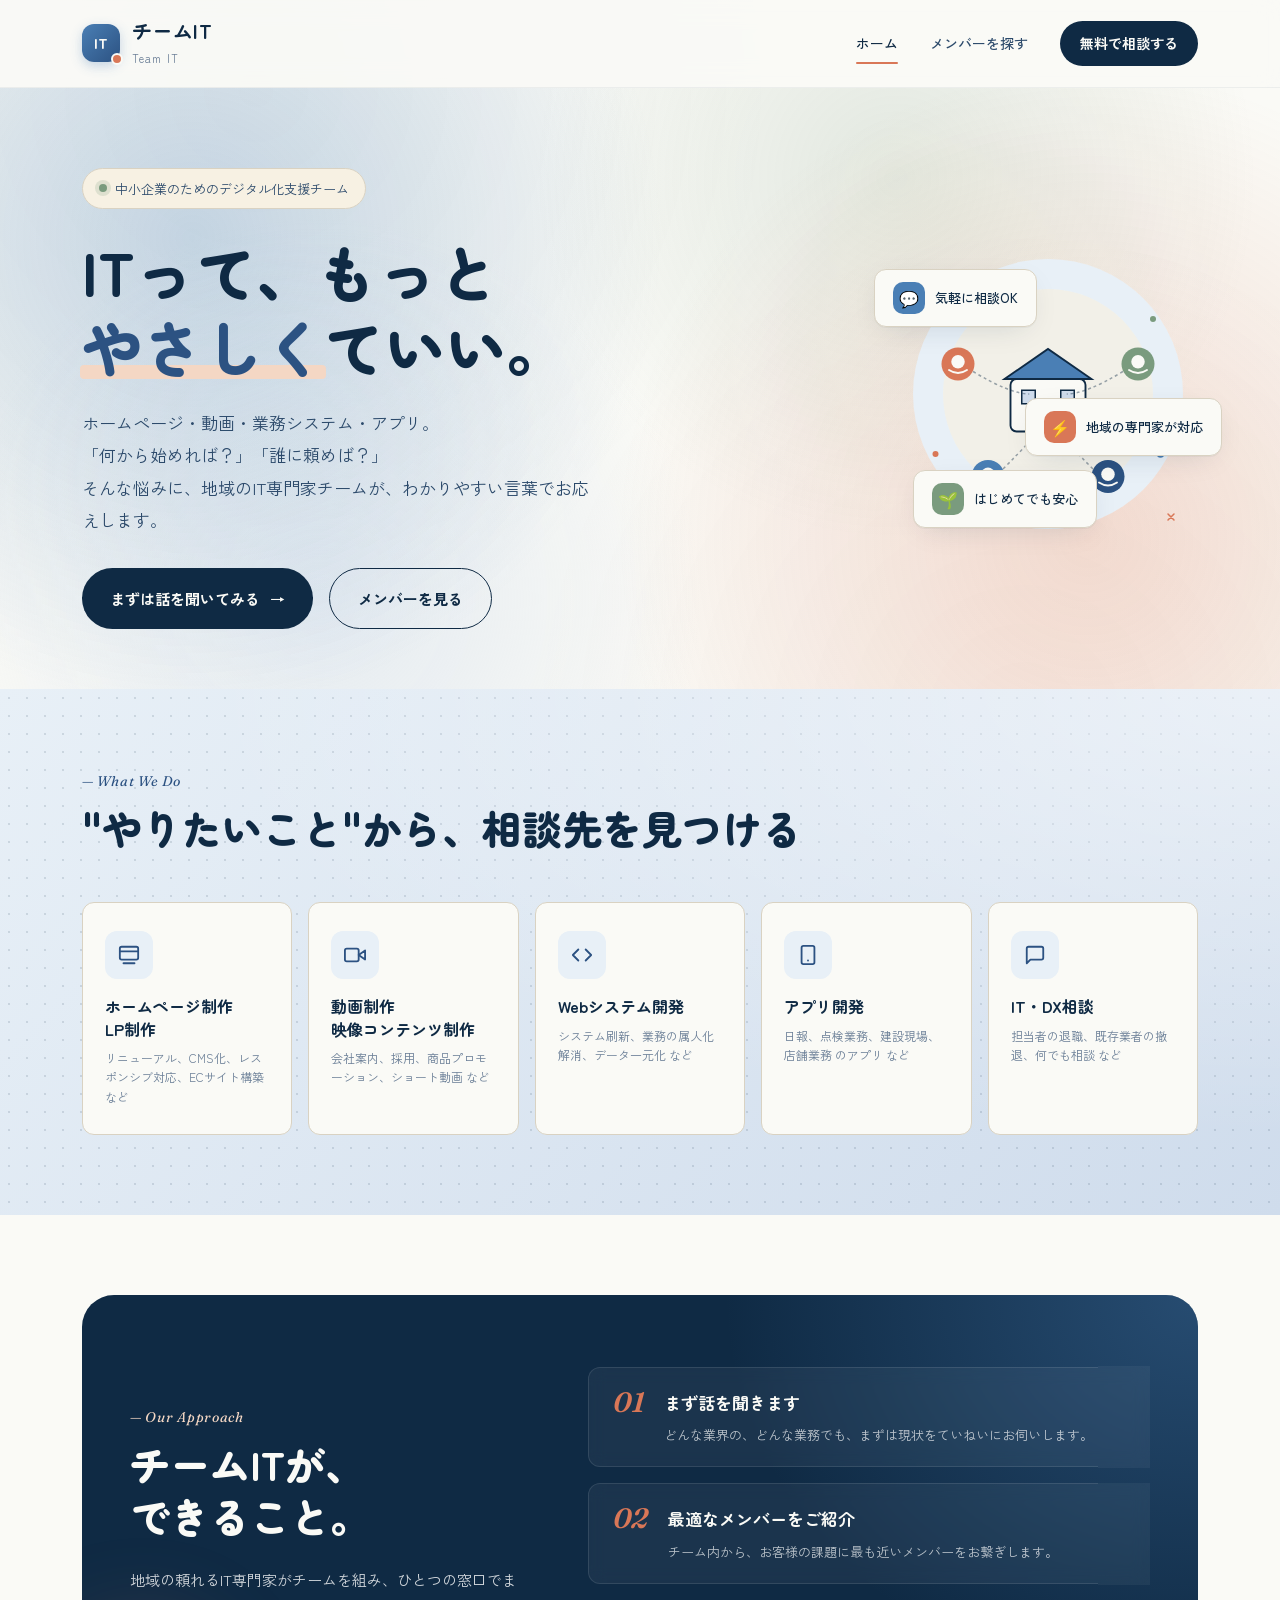
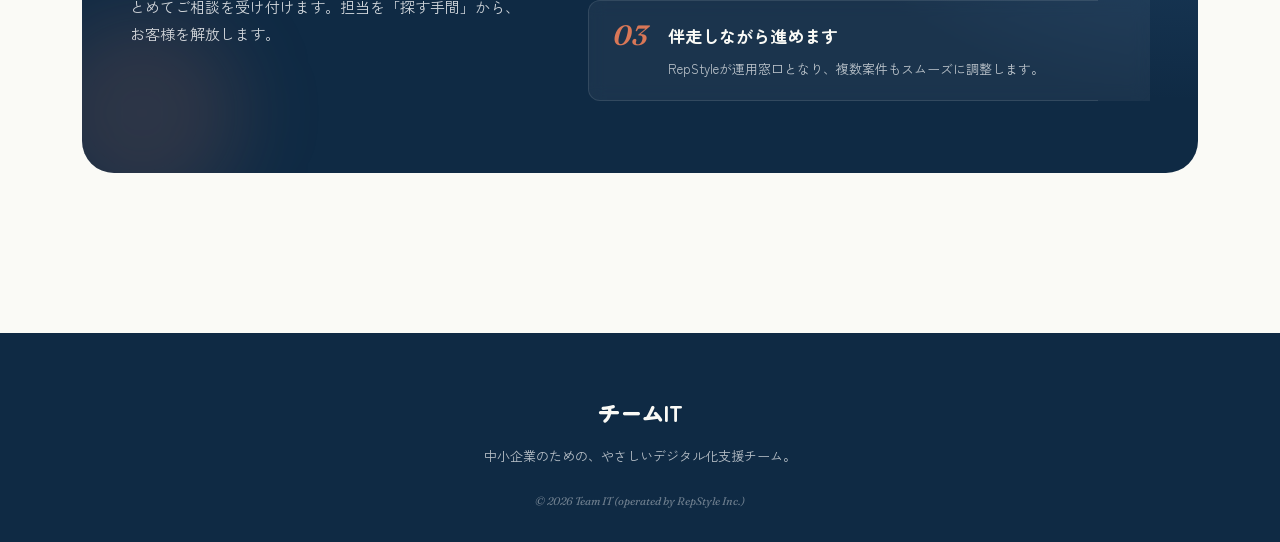
<file: index.html>
<!DOCTYPE html>
<html lang="ja">
<head>
<meta charset="UTF-8" />
<meta name="viewport" content="width=device-width, initial-scale=1.0" />
<title>チームIT｜中小企業のための、やさしいデジタル化支援</title>
<meta name="description" content="ホームページ制作、動画、業務システム、アプリ。地域のIT専門家チームが、わかりやすい言葉でお応えします。" />
<link rel="preconnect" href="https://fonts.googleapis.com">
<link rel="preconnect" href="https://fonts.gstatic.com" crossorigin>
<link href="https://fonts.googleapis.com/css2?family=Zen+Maru+Gothic:wght@400;500;700;900&family=Zen+Kaku+Gothic+New:wght@400;500;700;900&family=Fraunces:ital,wght@0,400;0,600;1,400&display=swap" rel="stylesheet">
<link rel="stylesheet" href="css/style.css">
</head>
<body>

<header class="site-header">
  <div class="container nav">
    <a href="index.html" class="logo">
      <span class="logo-mark">IT</span>
      <span>
        <span class="logo-text">チームIT</span>
        <span class="logo-jp">Team IT</span>
      </span>
    </a>
    <nav class="nav-links">
      <a href="index.html" class="active">ホーム</a>
      <a href="list.html">メンバーを探す</a>
      <a href="contact.html" class="nav-cta">無料で相談する</a>
    </nav>
  </div>
</header>

<main>
  <!-- HERO -->
  <section class="hero">
    <div class="container hero-grid">
      <div>
        <div class="hero-eyebrow">
          <span class="dot"></span>
          中小企業のためのデジタル化支援チーム
        </div>
        <h1 class="hero-title">
          ITって、もっと<br>
          <em>やさしく</em>ていい。
        </h1>
        <p class="hero-lead">
          ホームページ・動画・業務システム・アプリ。<br>
          「何から始めれば？」「誰に頼めば？」<br>
          そんな悩みに、地域のIT専門家チームが、わかりやすい言葉でお応えします。
        </p>
        <div class="hero-ctas">
          <a href="contact.html" class="btn btn-primary">
            まずは話を聞いてみる
            <span class="arrow">→</span>
          </a>
          <a href="list.html" class="btn btn-secondary">
            メンバーを見る
          </a>
        </div>
      </div>

      <!-- SVGイラスト + フローティングカード -->
      <div class="hero-illust">
        <svg viewBox="0 0 400 400" xmlns="http://www.w3.org/2000/svg" aria-hidden="true">
          <!-- 背景の同心円 -->
          <circle cx="200" cy="200" r="180" fill="#e8f0f7"/>
          <circle cx="200" cy="200" r="140" fill="#f7f1e3" opacity="0.7"/>

          <!-- 中央の家(相談窓口の象徴) -->
          <g transform="translate(200,210)">
            <rect x="-50" y="-30" width="100" height="70" rx="8" fill="#fafaf6" stroke="#0f2a44" stroke-width="2.5"/>
            <polygon points="-58,-30 0,-70 58,-30" fill="#4a7fb5" stroke="#0f2a44" stroke-width="2.5"/>
            <rect x="-12" y="0" width="24" height="40" fill="#d97757"/>
            <rect x="-35" y="-15" width="18" height="18" fill="#cfdcec" stroke="#0f2a44" stroke-width="2"/>
            <rect x="17" y="-15" width="18" height="18" fill="#cfdcec" stroke="#0f2a44" stroke-width="2"/>
          </g>

          <!-- 4人のキャラクター(チームメンバーの象徴) -->
          <g class="person p1" transform="translate(80,160)">
            <g class="person-inner">
              <circle cx="0" cy="0" r="22" fill="#d97757"/>
              <circle cx="0" cy="-3" r="9" fill="#fafaf6"/>
              <path d="M-12,8 Q0,16 12,8" fill="none" stroke="#fafaf6" stroke-width="2.5" stroke-linecap="round"/>
            </g>
          </g>
          <g class="person p2" transform="translate(320,160)">
            <g class="person-inner">
              <circle cx="0" cy="0" r="22" fill="#7a9b7e"/>
              <circle cx="0" cy="-3" r="9" fill="#fafaf6"/>
              <path d="M-12,8 Q0,16 12,8" fill="none" stroke="#fafaf6" stroke-width="2.5" stroke-linecap="round"/>
            </g>
          </g>
          <g class="person p3" transform="translate(120,310)">
            <g class="person-inner">
              <circle cx="0" cy="0" r="22" fill="#4a7fb5"/>
              <circle cx="0" cy="-3" r="9" fill="#fafaf6"/>
              <path d="M-12,8 Q0,16 12,8" fill="none" stroke="#fafaf6" stroke-width="2.5" stroke-linecap="round"/>
            </g>
          </g>
          <g class="person p4" transform="translate(280,310)">
            <g class="person-inner">
              <circle cx="0" cy="0" r="22" fill="#2c5282"/>
              <circle cx="0" cy="-3" r="9" fill="#fafaf6"/>
              <path d="M-12,8 Q0,16 12,8" fill="none" stroke="#fafaf6" stroke-width="2.5" stroke-linecap="round"/>
            </g>
          </g>

          <!-- つなぐ点線(動く) -->
          <g stroke="#0f2a44" stroke-width="2" fill="none" opacity="0.4">
            <path class="connector" d="M100,170 Q150,200 175,200"/>
            <path class="connector" d="M300,170 Q250,200 225,200"/>
            <path class="connector" d="M140,300 Q180,260 195,240"/>
            <path class="connector" d="M260,300 Q220,260 205,240"/>
          </g>

          <!-- 装飾の小さな点・キラキラ -->
          <circle cx="60" cy="80" r="6" fill="#d97757"/>
          <circle cx="340" cy="100" r="4" fill="#7a9b7e"/>
          <circle cx="350" cy="280" r="5" fill="#4a7fb5"/>
          <circle cx="50" cy="280" r="4" fill="#d97757"/>
          <path d="M40,40 L48,48 M48,40 L40,48" stroke="#4a7fb5" stroke-width="2" stroke-linecap="round"/>
          <path d="M360,360 L368,368 M368,360 L360,368" stroke="#d97757" stroke-width="2" stroke-linecap="round"/>
        </svg>

        <!-- フローティングカード -->
        <div class="float-card fc1">
          <span class="ic">💬</span>
          <span>気軽に相談OK</span>
        </div>
        <div class="float-card fc2">
          <span class="ic">⚡</span>
          <span>地域の専門家が対応</span>
        </div>
        <div class="float-card fc3">
          <span class="ic">🌱</span>
          <span>はじめてでも安心</span>
        </div>
      </div>
    </div>
  </section>

  <!-- カテゴリー -->
  <section class="block category-block">
    <div class="container">
      <div class="section-head">
        <span class="section-label">— What We Do</span>
        <h2>"やりたいこと"から、相談先を見つける</h2>
      </div>

      <div class="categories">
        <a href="list.html?category=ホームページ制作／LP制作" class="cat-card">
          <div class="cat-icon">
            <svg width="22" height="22" viewBox="0 0 24 24" fill="none" stroke="currentColor" stroke-width="2" stroke-linecap="round" stroke-linejoin="round" aria-hidden="true"><rect x="2" y="3" width="20" height="14" rx="2"/><line x1="2" y1="8" x2="22" y2="8"/><line x1="6" y1="21" x2="18" y2="21"/></svg>
          </div>
          <h3>ホームページ制作<br>LP制作</h3>
          <p>リニューアル、CMS化、レスポンシブ対応、ECサイト構築 など</p>
        </a>
        <a href="list.html?category=動画制作／映像コンテンツ制作" class="cat-card">
          <div class="cat-icon">
            <svg width="22" height="22" viewBox="0 0 24 24" fill="none" stroke="currentColor" stroke-width="2" stroke-linecap="round" stroke-linejoin="round" aria-hidden="true"><polygon points="23 7 16 12 23 17 23 7"/><rect x="1" y="5" width="15" height="14" rx="2"/></svg>
          </div>
          <h3>動画制作<br>映像コンテンツ制作</h3>
          <p>会社案内、採用、商品プロモーション、ショート動画 など</p>
        </a>
        <a href="list.html?category=Webシステム開発" class="cat-card">
          <div class="cat-icon">
            <svg width="22" height="22" viewBox="0 0 24 24" fill="none" stroke="currentColor" stroke-width="2" stroke-linecap="round" stroke-linejoin="round" aria-hidden="true"><polyline points="16 18 22 12 16 6"/><polyline points="8 6 2 12 8 18"/></svg>
          </div>
          <h3>Webシステム開発</h3>
          <p>システム刷新、業務の属人化解消、データ一元化 など</p>
        </a>
        <a href="list.html?category=アプリ開発" class="cat-card">
          <div class="cat-icon">
            <svg width="22" height="22" viewBox="0 0 24 24" fill="none" stroke="currentColor" stroke-width="2" stroke-linecap="round" stroke-linejoin="round" aria-hidden="true"><rect x="5" y="2" width="14" height="20" rx="2"/><line x1="12" y1="18" x2="12.01" y2="18"/></svg>
          </div>
          <h3>アプリ開発</h3>
          <p>日報、点検業務、建設現場、店舗業務 のアプリ など</p>
        </a>
        <a href="list.html?category=IT・DX相談" class="cat-card">
          <div class="cat-icon">
            <svg width="22" height="22" viewBox="0 0 24 24" fill="none" stroke="currentColor" stroke-width="2" stroke-linecap="round" stroke-linejoin="round" aria-hidden="true"><path d="M21 15a2 2 0 0 1-2 2H7l-4 4V5a2 2 0 0 1 2-2h14a2 2 0 0 1 2 2z"/></svg>
          </div>
          <h3>IT・DX相談</h3>
          <p>担当者の退職、既存業者の撤退、何でも相談 など</p>
        </a>
      </div>
    </div>
  </section>

  <!-- 解決策(チームITができること) -->
  <section class="block solution-block">
    <div class="container">
      <div class="solution">
        <div class="solution-grid">
          <div class="section-head">
            <span class="section-label">— Our Approach</span>
            <h2>チームITが、<br>できること。</h2>
            <p style="margin-top:24px;">地域の頼れるIT専門家がチームを組み、ひとつの窓口でまとめてご相談を受け付けます。担当を「探す手間」から、お客様を解放します。</p>
          </div>
          <div class="steps">
            <div class="step">
              <span class="step-num">01</span>
              <div>
                <h4>まず話を聞きます</h4>
                <p>どんな業界の、どんな業務でも、まずは現状をていねいにお伺いします。</p>
              </div>
            </div>
            <div class="step">
              <span class="step-num">02</span>
              <div>
                <h4>最適なメンバーをご紹介</h4>
                <p>チーム内から、お客様の課題に最も近いメンバーをお繋ぎします。</p>
              </div>
            </div>
            <div class="step">
              <span class="step-num">03</span>
              <div>
                <h4>伴走しながら進めます</h4>
                <p>RepStyleが運用窓口となり、複数案件もスムーズに調整します。</p>
              </div>
            </div>
          </div>
        </div>
      </div>
    </div>
  </section>
</main>

<footer class="site-footer">
  <div class="container">
    <p class="footer-logo">チームIT</p>
    <p class="footer-text">中小企業のための、やさしいデジタル化支援チーム。</p>
    <p class="footer-copy">© 2026 Team IT (operated by RepStyle Inc.)</p>
  </div>
</footer>

</body>
</html>
</file>
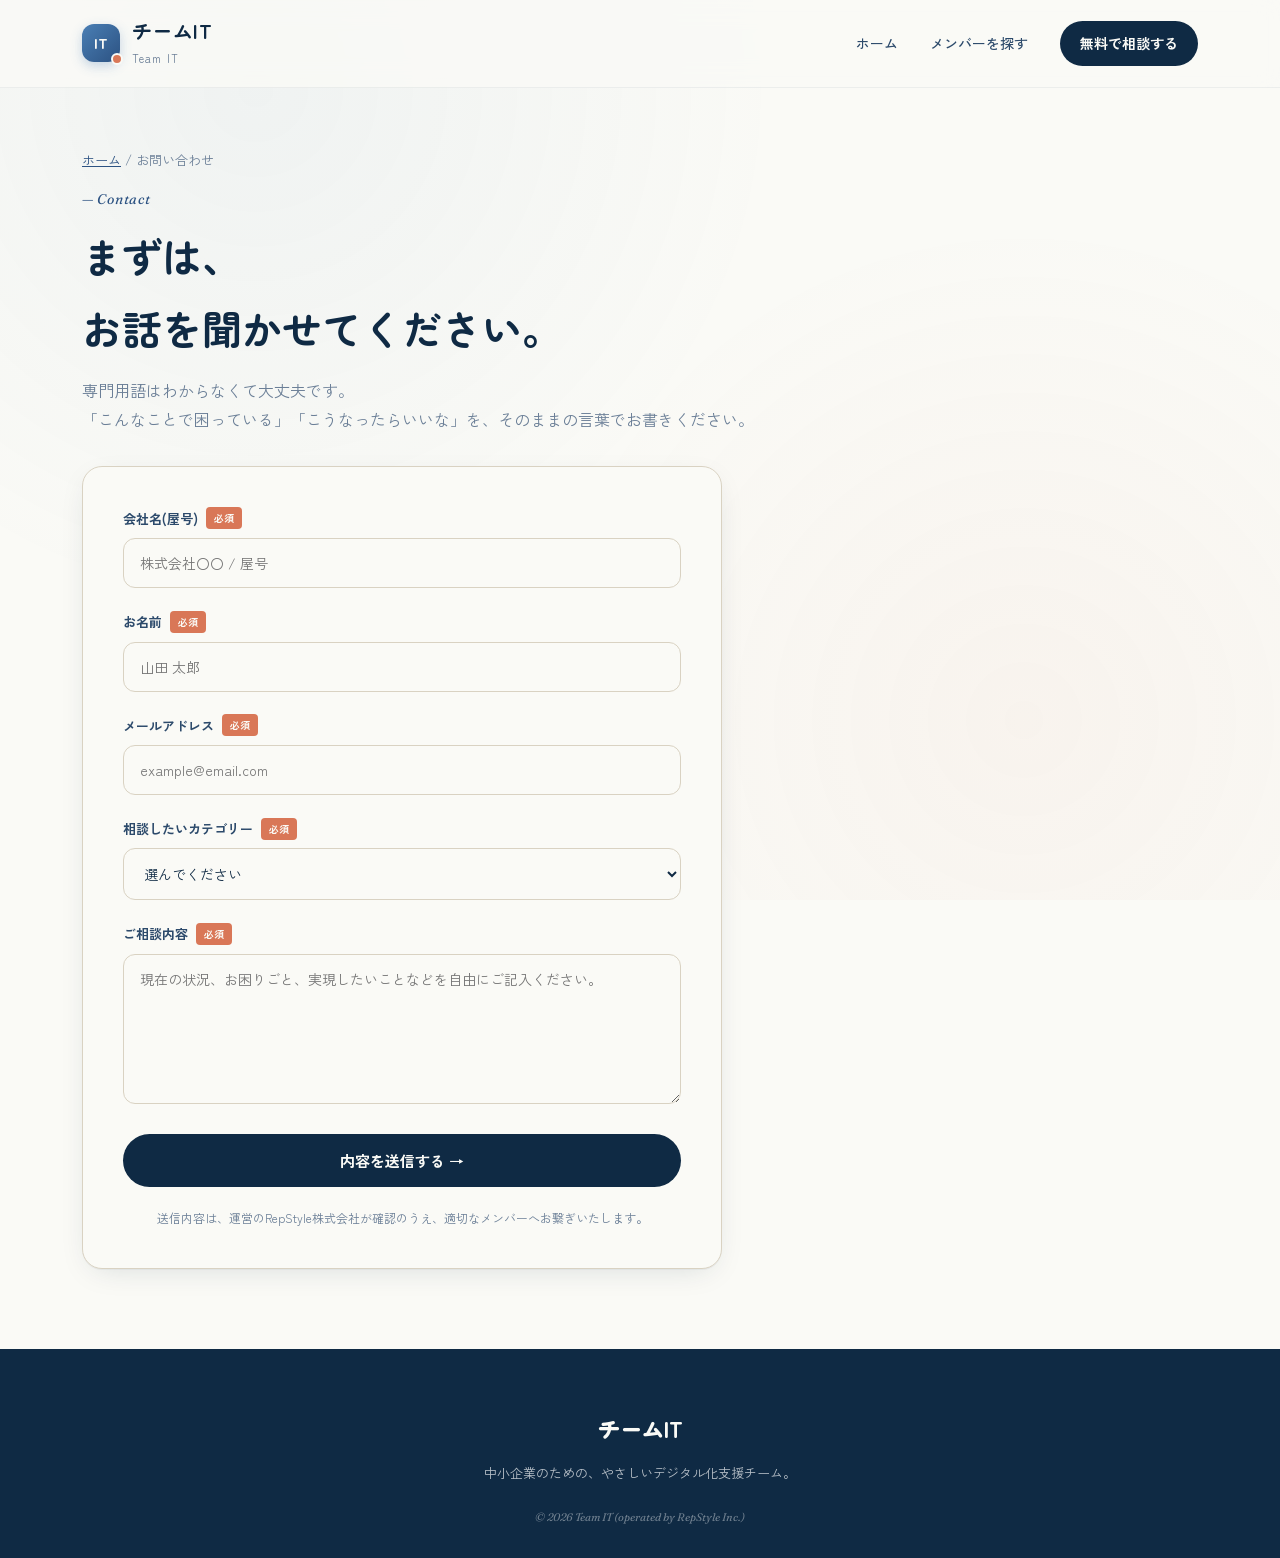
<file: contact.html>
<!DOCTYPE html>
<html lang="ja">
<head>
<meta charset="UTF-8" />
<meta name="viewport" content="width=device-width, initial-scale=1.0" />
<title>お問い合わせ｜チームIT</title>
<link rel="preconnect" href="https://fonts.googleapis.com">
<link rel="preconnect" href="https://fonts.gstatic.com" crossorigin>
<link href="https://fonts.googleapis.com/css2?family=Zen+Maru+Gothic:wght@400;500;700;900&family=Zen+Kaku+Gothic+New:wght@400;500;700;900&family=Fraunces:ital,wght@0,400;0,600;1,400&display=swap" rel="stylesheet">
<link rel="stylesheet" href="css/style.css">
</head>
<body>

<header class="site-header">
  <div class="container nav">
    <a href="index.html" class="logo">
      <span class="logo-mark">IT</span>
      <span>
        <span class="logo-text">チームIT</span>
        <span class="logo-jp">Team IT</span>
      </span>
    </a>
    <nav class="nav-links">
      <a href="index.html">ホーム</a>
      <a href="list.html">メンバーを探す</a>
      <a href="contact.html" class="nav-cta active">無料で相談する</a>
    </nav>
  </div>
</header>

<main>
  <div class="container">
    <div class="page-header">
      <p class="breadcrumb"><a href="index.html">ホーム</a> / お問い合わせ</p>
      <p class="section-label">— Contact</p>
      <h1>まずは、<br>お話を聞かせてください。</h1>
      <p class="page-desc">
        専門用語はわからなくて大丈夫です。<br>
        「こんなことで困っている」「こうなったらいいな」を、そのままの言葉でお書きください。
      </p>
    </div>

    <!-- 簡易フォーム -->
    <form class="contact-form" id="contact-form">
      <div class="form-row">
        <label>会社名(屋号) <span class="required">必須</span></label>
        <input type="text" name="company" required placeholder="株式会社〇〇 / 屋号" />
      </div>
      <div class="form-row">
        <label>お名前 <span class="required">必須</span></label>
        <input type="text" name="name" required placeholder="山田 太郎" />
      </div>
      <div class="form-row">
        <label>メールアドレス <span class="required">必須</span></label>
        <input type="email" name="email" required placeholder="example@email.com" />
      </div>
      <div class="form-row">
        <label>相談したいカテゴリー <span class="required">必須</span></label>
        <select name="category" required>
          <option value="">選んでください</option>
          <option>ホームページ制作／LP制作</option>
          <option>動画制作／映像コンテンツ制作</option>
          <option>Webシステム開発</option>
          <option>アプリ開発</option>
          <option>IT・DX相談</option>
          <option>その他</option>
        </select>
      </div>
      <div class="form-row">
        <label>ご相談内容 <span class="required">必須</span></label>
        <textarea name="message" rows="6" required placeholder="現在の状況、お困りごと、実現したいことなどを自由にご記入ください。"></textarea>
      </div>
      <button type="submit" class="btn btn-primary btn-block">内容を送信する  →</button>
      <p class="form-note">送信内容は、運営のRepStyle株式会社が確認のうえ、適切なメンバーへお繋ぎいたします。</p>
    </form>

    <!-- 送信完了メッセージ(デフォルトは非表示) -->
    <div class="thank-you" id="thank-you" style="display:none;">
      <p class="section-label">— Thank you</p>
      <h2>送信ありがとうございました</h2>
      <p>3営業日以内にご返信いたします。</p>
      <a href="index.html" class="btn btn-secondary">ホームに戻る</a>
    </div>
  </div>
</main>

<footer class="site-footer">
  <div class="container">
    <p class="footer-logo">チームIT</p>
    <p class="footer-text">中小企業のための、やさしいデジタル化支援チーム。</p>
    <p class="footer-copy">© 2026 Team IT (operated by RepStyle Inc.)</p>
  </div>
</footer>

<script>
// 簡易フォーム送信(デモ用)
// 本番では、第8章で説明したGoogleフォーム埋め込みか、
// Apps Script のWeb APIに送信する実装に差し替えます
document.getElementById('contact-form').addEventListener('submit', (e) => {
  e.preventDefault();
  document.getElementById('contact-form').style.display = 'none';
  document.getElementById('thank-you').style.display = 'block';
  window.scrollTo({ top: 0, behavior: 'smooth' });
});
</script>

</body>
</html>
</file>
<file: css/style.css>
/* =========================================
   チームIT  /  Web Site
   Style Sheet (Blue-tone, Trustworthy & Warm)
   ========================================= */

/* Design Tokens */
:root {
  /* Ink (text) */
  --ink: #0f2a44;            /* メイン濃紺 */
  --ink-soft: #2c4a6b;
  --ink-mute: #6b7f97;

  /* Paper (background) */
  --paper: #fafaf6;          /* 紙のような優しい白 */
  --paper-2: #f3f0e8;
  --cream: #f7f1e3;

  /* Blue palette */
  --blue: #4a7fb5;           /* メインのブルー */
  --blue-deep: #2c5282;      /* 深いブルー */
  --blue-soft: #cfdcec;      /* 薄いブルー */
  --blue-tint: #e8f0f7;      /* 最も薄いブルー(背景) */

  /* Accent */
  --accent: #d97757;         /* 温かみのあるテラコッタ */
  --accent-soft: #f4d7c4;
  --leaf: #7a9b7e;           /* 落ち着いた緑 */

  --rule: #d9d2c2;
  --shadow: 0 1px 0 rgba(15,42,68,.04), 0 8px 32px -12px rgba(15,42,68,.18);

  --r-sm: 4px;
  --r-md: 12px;
  --r-lg: 20px;
  --r-xl: 32px;

  --f-display: 'Zen Maru Gothic', 'Hiragino Maru Gothic ProN', sans-serif;
  --f-body: 'Zen Kaku Gothic New', 'Hiragino Sans', sans-serif;
  --f-serif: 'Fraunces', 'Times New Roman', serif;
}

* { box-sizing: border-box; }
html, body { margin: 0; padding: 0; }

body {
  font-family: var(--f-body);
  color: var(--ink);
  background: var(--paper);
  line-height: 1.8;
  -webkit-font-smoothing: antialiased;
  overflow-x: hidden;
}

/* 背景のやさしいテクスチャ */
body::before {
  content: "";
  position: fixed;
  inset: 0;
  background-image:
    radial-gradient(circle at 20% 10%, rgba(74,127,181,.06), transparent 40%),
    radial-gradient(circle at 80% 80%, rgba(217,119,87,.05), transparent 40%);
  pointer-events: none;
  z-index: 0;
}

a { color: inherit; text-decoration: none; }
img { max-width: 100%; display: block; height: auto; }
button { font-family: inherit; cursor: pointer; }

.container {
  max-width: 1180px;
  margin: 0 auto;
  padding: 0 32px;
  position: relative;
  z-index: 1;
}
@media (max-width: 720px) {
  .container { padding: 0 20px; }
}

/* ====================
   Header / Nav
==================== */
.site-header {
  position: sticky;
  top: 0;
  z-index: 50;
  backdrop-filter: blur(12px);
  background: rgba(250,250,246,.85);
  border-bottom: 1px solid rgba(15,42,68,.06);
}

.nav {
  display: flex;
  align-items: center;
  justify-content: space-between;
  padding: 18px 32px;
}

.logo {
  display: flex;
  align-items: center;
  gap: 12px;
  font-family: var(--f-display);
  font-weight: 700;
}

.logo-mark {
  width: 38px;
  height: 38px;
  border-radius: 12px;
  background: linear-gradient(135deg, var(--blue) 0%, var(--blue-deep) 100%);
  display: grid;
  place-items: center;
  color: var(--paper);
  font-weight: 900;
  font-size: 14px;
  box-shadow: 0 4px 12px rgba(74,127,181,.3);
  position: relative;
  flex-shrink: 0;
}

.logo-mark::after {
  content: "";
  position: absolute;
  width: 8px;
  height: 8px;
  border-radius: 50%;
  background: var(--accent);
  bottom: -3px;
  right: -3px;
  border: 2px solid var(--paper);
}

.logo-text {
  font-size: 20px;
  letter-spacing: .02em;
  line-height: 1.2;
}

.logo-jp {
  display: block;
  font-size: 11px;
  color: var(--ink-mute);
  font-weight: 400;
  letter-spacing: .1em;
  margin-top: 2px;
}

.nav-links {
  display: flex;
  gap: 32px;
  align-items: center;
  font-size: 14px;
  font-weight: 500;
}

.nav-links a {
  color: var(--ink-soft);
  transition: color 0.2s;
  padding: 6px 0;
  position: relative;
}

.nav-links a:hover {
  color: var(--blue-deep);
}

.nav-links a.active {
  color: var(--ink);
}

.nav-links a.active:not(.nav-cta)::after {
  content: "";
  position: absolute;
  left: 0;
  right: 0;
  bottom: -2px;
  height: 2px;
  background: var(--accent);
  border-radius: 2px;
}

.nav-links a.nav-cta {
  background: var(--ink);
  color: var(--paper);
  padding: 10px 20px;
  border-radius: 999px;
  font-weight: 700;
}

.nav-links a.nav-cta:hover {
  background: var(--blue-deep);
}

@media (max-width: 720px) {
  .nav { padding: 14px 20px; }
  .nav-links { gap: 16px; font-size: 12px; }
  .nav-links a:not(.nav-cta) { display: none; }
}

/* ====================
   Hero (Top)
==================== */
.hero {
  padding: 80px 0 60px;
  position: relative;
  overflow: hidden;
}

/* FV専用: 動く光のグラデーションを強調 */
.hero::before {
  content: "";
  position: absolute;
  inset: 0;
  background-image:
    radial-gradient(circle at var(--hx1, 15%) var(--hy1, 25%), rgba(74,127,181,.28), transparent 40%),
    radial-gradient(circle at var(--hx2, 85%) var(--hy2, 75%), rgba(217,119,87,.22), transparent 40%),
    radial-gradient(circle at var(--hx3, 70%) var(--hy3, 15%), rgba(122,155,126,.18), transparent 35%),
    radial-gradient(circle at var(--hx4, 25%) var(--hy4, 85%), rgba(207,220,236,.5), transparent 35%);
  pointer-events: none;
  z-index: 0;
  animation: heroBlobMove 18s ease-in-out infinite;
}

@keyframes heroBlobMove {
  0%, 100% {
    --hx1: 15%;  --hy1: 25%;
    --hx2: 85%;  --hy2: 75%;
    --hx3: 70%;  --hy3: 15%;
    --hx4: 25%;  --hy4: 85%;
  }
  33% {
    --hx1: 35%;  --hy1: 55%;
    --hx2: 65%;  --hy2: 45%;
    --hx3: 45%;  --hy3: 35%;
    --hx4: 55%;  --hy4: 65%;
  }
  66% {
    --hx1: 55%;  --hy1: 45%;
    --hx2: 45%;  --hy2: 55%;
    --hx3: 25%;  --hy3: 55%;
    --hx4: 75%;  --hy4: 35%;
  }
}

@property --hx1 { syntax: '<percentage>'; initial-value: 15%; inherits: false; }
@property --hy1 { syntax: '<percentage>'; initial-value: 25%; inherits: false; }
@property --hx2 { syntax: '<percentage>'; initial-value: 85%; inherits: false; }
@property --hy2 { syntax: '<percentage>'; initial-value: 75%; inherits: false; }
@property --hx3 { syntax: '<percentage>'; initial-value: 70%; inherits: false; }
@property --hy3 { syntax: '<percentage>'; initial-value: 15%; inherits: false; }
@property --hx4 { syntax: '<percentage>'; initial-value: 25%; inherits: false; }
@property --hy4 { syntax: '<percentage>'; initial-value: 85%; inherits: false; }

.hero .container {
  position: relative;
  z-index: 1;
}

.hero-grid {
  display: grid;
  grid-template-columns: 1.2fr 1fr;
  gap: 60px;
  align-items: center;
}

.hero-eyebrow {
  display: inline-flex;
  align-items: center;
  gap: 8px;
  background: var(--cream);
  padding: 8px 16px;
  border-radius: 999px;
  font-size: 13px;
  color: var(--ink-soft);
  border: 1px solid var(--rule);
  margin-bottom: 24px;
}

.hero-eyebrow .dot {
  width: 8px;
  height: 8px;
  border-radius: 50%;
  background: var(--leaf);
  box-shadow: 0 0 0 4px rgba(122,155,126,.2);
  animation: pulse 2s ease-in-out infinite;
}

@keyframes pulse {
  0%, 100% { box-shadow: 0 0 0 4px rgba(122,155,126,.2); }
  50% { box-shadow: 0 0 0 8px rgba(122,155,126,.0); }
}

.hero-title {
  font-family: var(--f-display);
  font-weight: 900;
  font-size: clamp(34px, 5.2vw, 60px);
  line-height: 1.25;
  letter-spacing: 0.01em;
  margin: 0 0 24px;
}

.hero-title em {
  position: relative;
  display: inline-block;
  font-style: normal;
  color: var(--blue-deep);
}

.hero-title em::after {
  content: "";
  position: absolute;
  left: -2px;
  right: -2px;
  bottom: 4px;
  height: 14px;
  background: var(--accent-soft);
  z-index: -1;
  border-radius: 4px;
}

.hero-lead {
  font-size: 17px;
  color: var(--ink-soft);
  line-height: 1.9;
  margin: 0 0 32px;
  max-width: 520px;
}

.hero-ctas {
  display: flex;
  gap: 16px;
  flex-wrap: wrap;
}

/* === Hero Illustration === */
.hero-illust {
  position: relative;
  aspect-ratio: 1/1;
  max-width: 460px;
  margin-left: auto;
  animation: fadeInUp 1s ease;
}

.hero-illust svg {
  width: 100%;
  height: auto;
}

@keyframes fadeInUp {
  from {
    opacity: 0;
    transform: translateY(30px);
  }
  to {
    opacity: 1;
    transform: translateY(0);
  }
}

/* イラスト内の人物がほんのり呼吸 */
/* 外側のgには HTMLのtransformで位置決め、内側のgにCSSアニメーション */
.hero-illust .person-inner {
  transform-origin: center;
  animation: breathe 4s ease-in-out infinite;
}
.hero-illust .p1 .person-inner { animation-delay: 0s; }
.hero-illust .p2 .person-inner { animation-delay: 0.5s; }
.hero-illust .p3 .person-inner { animation-delay: 1s; }
.hero-illust .p4 .person-inner { animation-delay: 1.5s; }

@keyframes breathe {
  0%, 100% { transform: translateY(0) scale(1); }
  50% { transform: translateY(-3px) scale(1.02); }
}

/* 装飾の点線 */
.hero-illust .connector {
  stroke-dasharray: 4 4;
  animation: dashFlow 8s linear infinite;
}

@keyframes dashFlow {
  to { stroke-dashoffset: -32; }
}

/* フローティングカード */
.float-card {
  position: absolute;
  background: var(--paper);
  border-radius: var(--r-md);
  padding: 12px 18px;
  box-shadow: var(--shadow);
  border: 1px solid var(--rule);
  font-size: 13px;
  font-weight: 500;
  display: flex;
  align-items: center;
  gap: 10px;
  opacity: 0;
  animation: fcAppear 0.6s ease forwards, float 4s ease-in-out infinite;
}

.float-card .ic {
  width: 32px;
  height: 32px;
  border-radius: 10px;
  display: grid;
  place-items: center;
  color: var(--paper);
  font-size: 16px;
  flex-shrink: 0;
}

.fc1 {
  top: 8%;
  left: -8%;
  animation-delay: 0.5s, 0s;
}
.fc1 .ic { background: var(--blue); }

.fc2 {
  top: 50%;
  right: -8%;
  animation-delay: 1s, 1.5s;
}
.fc2 .ic { background: var(--accent); }

.fc3 {
  bottom: 8%;
  left: 5%;
  animation-delay: 1.5s, 3s;
}
.fc3 .ic { background: var(--leaf); }

@keyframes fcAppear {
  from {
    opacity: 0;
    transform: scale(0.85);
  }
  to {
    opacity: 1;
    transform: scale(1);
  }
}

@keyframes float {
  0%, 100% { transform: translateY(0); }
  50% { transform: translateY(-10px); }
}

@media (max-width: 880px) {
  .hero-grid {
    grid-template-columns: 1fr;
    gap: 40px;
  }
  .hero-illust {
    margin: 0 auto;
    max-width: 360px;
  }
  .fc1 { left: 0; }
  .fc3 { left: 8%; }
}

/* ====================
   Buttons
==================== */
.btn {
  display: inline-flex;
  align-items: center;
  gap: 10px;
  padding: 16px 28px;
  border-radius: 999px;
  font-weight: 700;
  font-size: 15px;
  transition: all 0.25s;
  border: none;
  cursor: pointer;
}

.btn-primary {
  background: var(--ink);
  color: var(--paper);
}

.btn-primary:hover {
  background: var(--blue-deep);
  transform: translateY(-2px);
  box-shadow: 0 12px 24px -8px rgba(15,42,68,.4);
}

.btn-secondary {
  background: transparent;
  color: var(--ink);
  border: 1.5px solid var(--ink);
}

.btn-secondary:hover {
  background: var(--ink);
  color: var(--paper);
}

.btn-block {
  width: 100%;
  justify-content: center;
}

.btn .arrow {
  transition: transform 0.25s;
}

.btn:hover .arrow {
  transform: translateX(4px);
}

/* ====================
   Section common
==================== */
.block {
  padding: 80px 0;
  position: relative;
}

.section-head {
  margin-bottom: 48px;
}

.section-label {
  font-family: var(--f-serif);
  font-style: italic;
  font-size: 14px;
  color: var(--blue-deep);
  letter-spacing: 0.05em;
  margin: 0 0 8px;
  display: block;
}

.section-head h2 {
  font-family: var(--f-display);
  font-weight: 900;
  font-size: clamp(28px, 3.5vw, 40px);
  line-height: 1.3;
  margin: 0;
}

/* ====================
   Categories (Top page)
==================== */
/* カテゴリーセクションの背景: ブルーグラデーション+ドット密 (案C) */
.category-block {
  background: linear-gradient(135deg, var(--blue-tint) 0%, var(--blue-soft) 100%);
  overflow: hidden;
}

.category-block::before {
  content: "";
  position: absolute;
  inset: 0;
  background-image: radial-gradient(circle, rgba(15,42,68,.18) 1.2px, transparent 1.5px);
  background-size: 18px 18px;
  pointer-events: none;
  opacity: 0.7;
}

.category-block::after {
  content: "";
  position: absolute;
  inset: 0;
  background: radial-gradient(ellipse at top right, rgba(255,255,255,.5), transparent 60%);
  pointer-events: none;
}

.category-block .container {
  position: relative;
  z-index: 2;
}
.categories {
  display: grid;
  grid-template-columns: repeat(5, 1fr);
  gap: 16px;
}

.cat-card {
  background: var(--paper);
  border: 1px solid var(--rule);
  border-radius: var(--r-md);
  padding: 28px 22px;
  transition: all 0.25s;
  position: relative;
  overflow: hidden;
}

.cat-card::before {
  content: "";
  position: absolute;
  top: 0;
  left: 0;
  right: 0;
  height: 3px;
  background: var(--blue);
  transform: scaleX(0);
  transform-origin: left;
  transition: transform 0.3s;
}

.cat-card:hover {
  transform: translateY(-4px);
  border-color: var(--blue);
  box-shadow: var(--shadow);
}

.cat-card:hover::before {
  transform: scaleX(1);
}

.cat-icon {
  width: 48px;
  height: 48px;
  border-radius: 12px;
  background: var(--blue-tint);
  display: grid;
  place-items: center;
  margin-bottom: 16px;
  color: var(--blue-deep);
}

.cat-card h3 {
  font-family: var(--f-display);
  font-size: 16px;
  font-weight: 700;
  margin: 0 0 8px;
  line-height: 1.4;
}

.cat-card p {
  font-size: 12px;
  color: var(--ink-mute);
  margin: 0;
  line-height: 1.6;
}

@media (max-width: 880px) {
  .categories { grid-template-columns: repeat(2, 1fr); }
}
@media (max-width: 480px) {
  .categories { grid-template-columns: 1fr; }
}

/* ====================
   Solution block
==================== */
.solution-block { padding-bottom: 100px; }

.solution {
  background: var(--ink);
  color: var(--paper);
  border-radius: var(--r-xl);
  padding: 72px 48px;
  position: relative;
  overflow: hidden;
}

.solution::before {
  content: "";
  position: absolute;
  top: 0;
  right: 0;
  width: 50%;
  height: 100%;
  background: radial-gradient(ellipse at top right, rgba(74,127,181,.4), transparent 60%);
}

.solution::after {
  content: "";
  position: absolute;
  bottom: -40px;
  left: -40px;
  width: 200px;
  height: 200px;
  border-radius: 50%;
  background: rgba(217,119,87,.15);
  filter: blur(40px);
}

.solution-grid {
  display: grid;
  grid-template-columns: 1fr 1.4fr;
  gap: 56px;
  align-items: center;
  position: relative;
  z-index: 1;
}

.solution .section-head { margin-bottom: 0; }
.solution .section-label { color: var(--accent-soft); }
.solution h2 { color: var(--paper); }
.solution p { color: rgba(255,255,255,0.8); font-size: 15px; }

.steps {
  display: grid;
  gap: 16px;
}

.step {
  display: flex;
  gap: 20px;
  background: rgba(255,255,255,0.05);
  padding: 20px 24px;
  border-radius: var(--r-md);
  border: 1px solid rgba(255,255,255,0.1);
  backdrop-filter: blur(8px);
  transition: transform 0.25s;
}

.step:hover {
  transform: translateX(4px);
}

.step-num {
  font-family: var(--f-serif);
  font-style: italic;
  font-size: 28px;
  color: var(--accent);
  line-height: 1;
  font-weight: 600;
  flex-shrink: 0;
}

.step h4 {
  margin: 0 0 6px;
  font-family: var(--f-display);
  font-size: 17px;
  color: var(--paper);
}

.step p {
  margin: 0;
  font-size: 13px;
  color: rgba(255,255,255,0.7);
  line-height: 1.7;
}

@media (max-width: 880px) {
  .solution {
    padding: 48px 28px;
  }
  .solution-grid {
    grid-template-columns: 1fr;
    gap: 32px;
  }
}

/* ====================
   List page
==================== */
.page-header {
  padding: 60px 0 32px;
}

.breadcrumb {
  font-size: 13px;
  color: var(--ink-mute);
  margin: 0 0 16px;
}

.breadcrumb a {
  color: var(--blue-deep);
  text-decoration: underline;
}

.page-header h1 {
  font-family: var(--f-display);
  font-size: clamp(28px, 4vw, 40px);
  margin: 0 0 12px;
}

.page-desc {
  color: var(--ink-mute);
  margin: 0;
}

.search-box { margin-bottom: 24px; }

.search-box input {
  width: 100%;
  border: 1.5px solid var(--rule);
  background: var(--paper);
  border-radius: 999px;
  padding: 14px 22px;
  font-size: 15px;
  font-family: inherit;
  color: var(--ink);
  transition: all 0.2s;
}

.search-box input:focus {
  outline: none;
  border-color: var(--blue);
  box-shadow: 0 0 0 4px rgba(74,127,181,.12);
}

.filter-bar {
  display: flex;
  gap: 8px;
  flex-wrap: wrap;
  margin-bottom: 24px;
  align-items: center;
}

.filter-label {
  font-size: 13px;
  color: var(--ink-mute);
  font-weight: 700;
  margin-right: 4px;
}

.filter-btn {
  padding: 8px 16px;
  border-radius: 999px;
  background: var(--blue-tint);
  color: var(--blue-deep);
  font-size: 13px;
  font-weight: 500;
  border: 1px solid transparent;
  transition: all 0.2s;
}

.filter-btn:hover {
  background: var(--blue-soft);
}

.filter-btn.active {
  background: var(--ink);
  color: var(--paper);
}

.result-count {
  font-size: 13px;
  color: var(--ink-mute);
  margin: 0 0 16px;
  font-family: var(--f-serif);
  font-style: italic;
}

.members-grid {
  display: grid;
  grid-template-columns: repeat(3, 1fr);
  gap: 24px;
  padding-bottom: 80px;
}

.loading {
  grid-column: 1 / -1;
  text-align: center;
  padding: 60px 0;
  color: var(--ink-mute);
}

.member-card {
  background: var(--paper);
  border: 1px solid var(--rule);
  border-radius: var(--r-md);
  overflow: hidden;
  transition: all 0.25s;
  display: flex;
  flex-direction: column;
  cursor: pointer;
  animation: cardFadeIn 0.6s ease backwards;
}

.member-card:nth-child(1) { animation-delay: 0.05s; }
.member-card:nth-child(2) { animation-delay: 0.1s; }
.member-card:nth-child(3) { animation-delay: 0.15s; }
.member-card:nth-child(4) { animation-delay: 0.2s; }
.member-card:nth-child(5) { animation-delay: 0.25s; }
.member-card:nth-child(6) { animation-delay: 0.3s; }

@keyframes cardFadeIn {
  from {
    opacity: 0;
    transform: translateY(12px);
  }
  to {
    opacity: 1;
    transform: translateY(0);
  }
}

.member-card:hover {
  transform: translateY(-4px);
  border-color: var(--blue-soft);
  box-shadow: var(--shadow);
}

.member-thumb {
  aspect-ratio: 16/10;
  background: linear-gradient(135deg, var(--blue-tint) 0%, var(--cream) 100%);
  display: grid;
  place-items: center;
  overflow: hidden;
  position: relative;
}

.member-thumb img {
  width: 60%;
  height: auto;
  max-height: 80%;
  object-fit: contain;
}

.member-thumb.no-img {
  font-family: var(--f-serif);
  font-style: italic;
  font-size: 36px;
  color: var(--blue-deep);
  font-weight: 600;
}

.member-body {
  padding: 22px 24px;
  flex: 1;
  display: flex;
  flex-direction: column;
}

.member-tag {
  display: inline-block;
  background: var(--blue-tint);
  color: var(--blue-deep);
  font-size: 11px;
  font-weight: 700;
  padding: 4px 12px;
  border-radius: 999px;
  margin-bottom: 12px;
  align-self: flex-start;
}

.member-card h3 {
  font-family: var(--f-display);
  font-size: 17px;
  margin: 0 0 10px;
}

.member-card .desc {
  color: var(--ink-mute);
  font-size: 13px;
  line-height: 1.7;
  margin: 0 0 16px;
  flex: 1;
}

.member-meta {
  display: flex;
  justify-content: space-between;
  align-items: center;
  font-size: 12px;
  color: var(--ink-mute);
  border-top: 1px solid var(--rule);
  padding-top: 14px;
}

.member-meta .area::before {
  content: "📍 ";
}

.member-meta .more {
  color: var(--blue-deep);
  font-weight: 700;
}

@media (max-width: 880px) {
  .members-grid { grid-template-columns: repeat(2, 1fr); }
}
@media (max-width: 560px) {
  .members-grid { grid-template-columns: 1fr; }
}

/* ====================
   Member detail page
==================== */
.member-hero {
  background: linear-gradient(135deg, var(--blue-tint) 0%, var(--cream) 100%);
  border-radius: var(--r-lg);
  padding: 48px;
  margin-bottom: 32px;
  position: relative;
  overflow: hidden;
}

.member-hero::before {
  content: "";
  position: absolute;
  width: 200px;
  height: 200px;
  border-radius: 50%;
  background: rgba(255,255,255,.4);
  top: -50px;
  right: -50px;
}

.member-hero .member-tag {
  background: var(--ink);
  color: var(--paper);
  font-size: 12px;
  position: relative;
  z-index: 1;
}

.member-hero h1 {
  font-family: var(--f-display);
  font-size: clamp(28px, 4vw, 40px);
  margin: 0 0 12px;
  position: relative;
  z-index: 1;
}

.member-tagline {
  font-size: 16px;
  color: var(--ink-soft);
  margin: 0;
  line-height: 1.8;
  position: relative;
  z-index: 1;
  max-width: 600px;
}

.member-detail {
  display: grid;
  grid-template-columns: 1fr 320px;
  gap: 48px;
  align-items: flex-start;
  padding-bottom: 80px;
}

.md-section {
  background: var(--paper);
  border: 1px solid var(--rule);
  border-radius: var(--r-md);
  padding: 32px 36px;
  margin-bottom: 24px;
}

.md-section h2 {
  font-family: var(--f-display);
  font-size: 20px;
  margin: 0 0 20px;
  display: flex;
  align-items: center;
  gap: 12px;
}

.md-section h2::before {
  content: "";
  width: 4px;
  height: 18px;
  background: var(--accent);
  border-radius: 2px;
}

.md-section p {
  color: var(--ink-soft);
  font-size: 14px;
  line-height: 2;
  margin: 0 0 16px;
}

.md-info {
  display: grid;
  grid-template-columns: 120px 1fr;
  gap: 14px 20px;
  font-size: 14px;
  margin: 0;
}

.md-info dt {
  color: var(--ink-mute);
}

.md-info dd {
  margin: 0;
  color: var(--ink);
  font-weight: 500;
}

.md-img-wrap {
  margin-top: 20px;
  border-radius: var(--r-md);
  overflow: hidden;
  background: var(--paper-2);
}

.md-img-wrap img {
  width: 100%;
  display: block;
}

.member-aside {
  position: sticky;
  top: 100px;
  background: var(--paper);
  border: 1px solid var(--rule);
  border-radius: var(--r-md);
  padding: 28px;
}

.member-aside h3 {
  font-family: var(--f-display);
  font-size: 16px;
  margin: 0 0 12px;
}

.member-aside p {
  font-size: 13px;
  color: var(--ink-mute);
  margin: 0 0 20px;
  line-height: 1.7;
}

.member-aside .btn {
  margin-bottom: 12px;
}

@media (max-width: 880px) {
  .member-detail { grid-template-columns: 1fr; }
  .member-aside { position: static; }
  .member-hero { padding: 32px 24px; }
  .md-section { padding: 24px; }
}

/* ====================
   Contact form
==================== */
.contact-form {
  max-width: 640px;
  background: var(--paper);
  border: 1px solid var(--rule);
  border-radius: var(--r-lg);
  padding: 40px;
  margin-bottom: 80px;
  box-shadow: var(--shadow);
}

.form-row {
  margin-bottom: 22px;
}

.form-row label {
  display: flex;
  align-items: center;
  gap: 8px;
  font-size: 13px;
  font-weight: 700;
  color: var(--ink-soft);
  margin-bottom: 8px;
}

.required {
  background: var(--accent);
  color: var(--paper);
  font-size: 10px;
  padding: 2px 8px;
  border-radius: 4px;
}

.contact-form input,
.contact-form select,
.contact-form textarea {
  width: 100%;
  border: 1.5px solid var(--rule);
  background: var(--paper);
  border-radius: 12px;
  padding: 14px 16px;
  font-size: 14px;
  font-family: inherit;
  color: var(--ink);
  transition: all 0.2s;
}

.contact-form input:focus,
.contact-form select:focus,
.contact-form textarea:focus {
  outline: none;
  border-color: var(--blue);
  box-shadow: 0 0 0 4px rgba(74,127,181,.12);
}

.contact-form textarea {
  resize: vertical;
  min-height: 140px;
}

.form-note {
  font-size: 12px;
  color: var(--ink-mute);
  text-align: center;
  margin: 20px 0 0;
}

.thank-you {
  text-align: center;
  padding: 80px 20px;
  margin-bottom: 80px;
}

.thank-you h2 {
  font-family: var(--f-display);
  font-size: 28px;
  margin: 12px 0 16px;
}

.thank-you p {
  color: var(--ink-soft);
  margin: 0 0 32px;
}

@media (max-width: 720px) {
  .contact-form { padding: 28px 24px; }
}

/* ====================
   Footer
==================== */
.site-footer {
  background: var(--ink);
  color: rgba(255,255,255,0.7);
  padding: 60px 0 30px;
  margin-top: 60px;
  text-align: center;
}

.footer-logo {
  font-family: var(--f-display);
  font-size: 22px;
  color: var(--paper);
  margin: 0 0 12px;
  font-weight: 900;
}

.footer-text {
  font-size: 13px;
  margin: 0 0 24px;
}

.footer-copy {
  font-size: 11px;
  color: rgba(255,255,255,0.4);
  margin: 0;
  font-family: var(--f-serif);
  font-style: italic;
}
</file>
